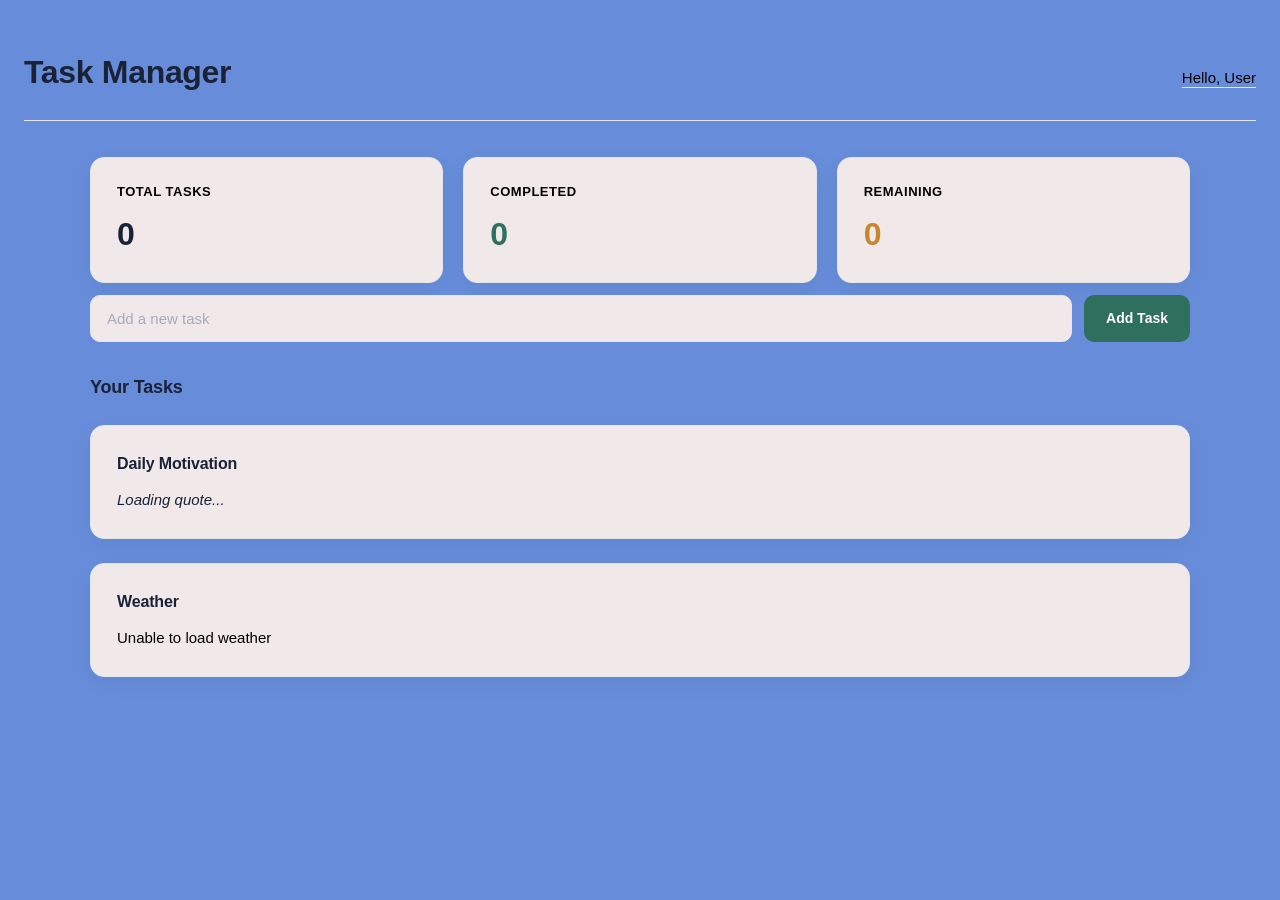
<file: index.html>
<!DOCTYPE html>
<html>
<head>
    <meta charset="UTF-8">
    <meta name="viewport" content="width=device-width, initial-scale=1.0">
    <title> Task Manager Dashboard </title>
    <link rel = "stylesheet" href="styles.css">
    <script src = "management_Java.js" defer></script>
</head>
<header>
    <h1>Task Manager</h1>
    <p id="greeting">Hello, <span id="userName">User</span></p>
</header>

<!-- Login Modal -->
<div id="loginModal" class="modal hidden">
    <div class="modal-content">
        <h2>Sign in</h2>
        <p class="modal-sub">Enter a name to personalise your dashboard.</p>
        <input type="text" id="nameInput" placeholder="Your name">
        <div class="modal-actions">
            <button id="cancelLogin" class="secondary">Cancel</button>
            <button id="confirmLogin">Continue</button>
        </div>
    </div>
</div>

<body>
    <div class="dashboard">
 <!-- Statistics -->
        <section class="stats">

            <div class="card">
                <h3>Total Tasks</h3>
                <p id="totalTasks">0</p>
            </div>

            <div class="card">
                <h3>Completed</h3>
                <p id="completedTasks">0</p>
            </div>

            <div class="card">
                <h3>Remaining</h3>
                <p id="remainingTasks">0</p>
            </div>

        </section>

    <!-- Task Creator -->
        <section class="task-box">

            <input 
            type="text" 
            id="taskInput" 
            placeholder="Add a new task">

            <button id="addTask">
                Add Task
            </button>

        </section>

         <!-- Tasks -->
        <section>

            <h2>Your Tasks</h2>

            <ul id="taskList"></ul>

        </section>
         <!-- API Section -->

        <section class="api-card">

            <h2>Daily Motivation</h2>

            <p id="quote">
                Loading quote...
            </p>

        </section>


        <section class="api-card">

            <h2>Weather</h2>

            <p id="weather">
                Loading weather...
            </p>

        </section>
    </head>
    </body>
  </html>
</file>
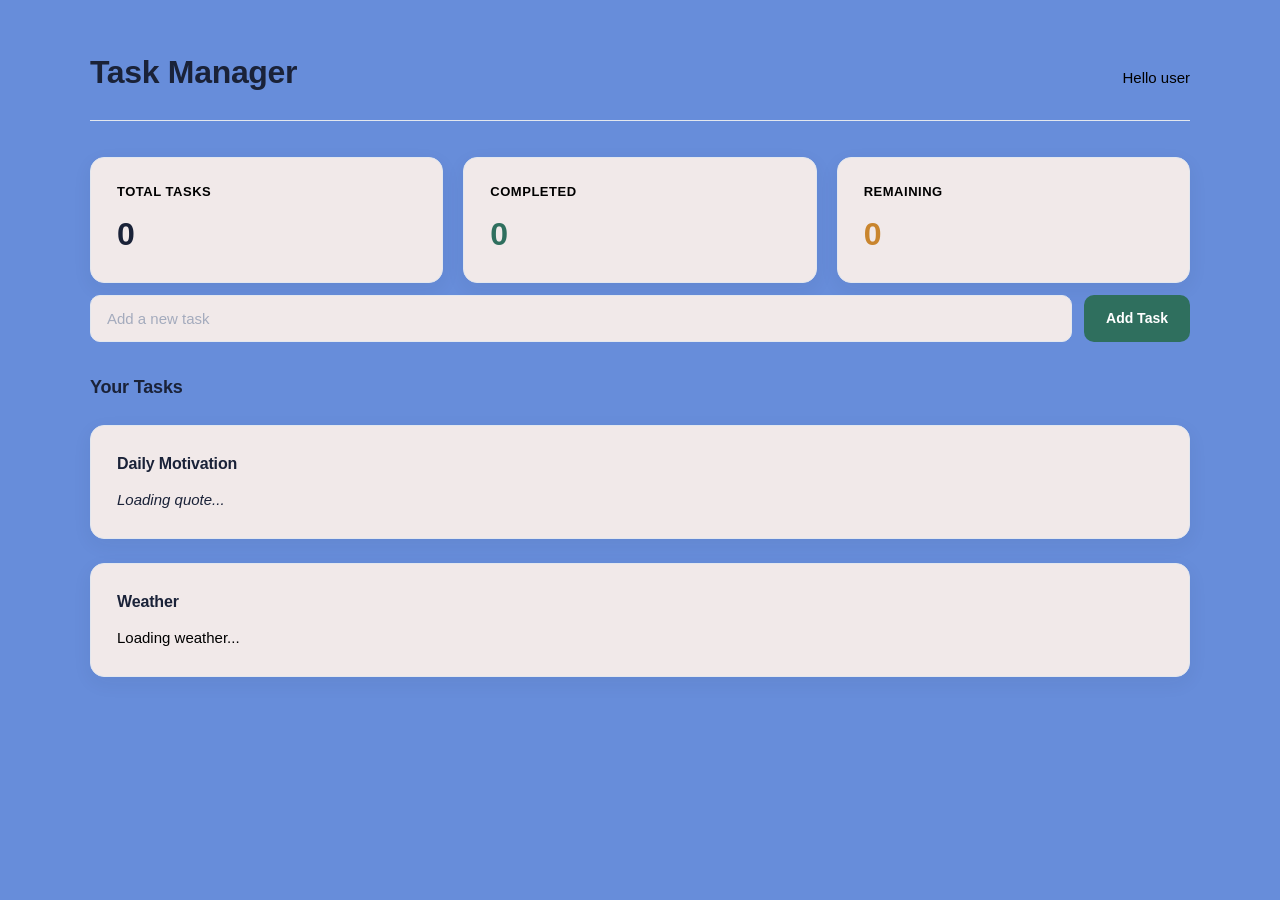
<file: Task Management app.html>
<!DOCTYPE html>
<html>
<head>
    <meta charset="UTF-8">
    <meta name="viewport" content="width=device-width, initial-scale=1.0">
    <title> Task Manager Dashboard </title>
    <link rel = "stylesheet" href="styles.css">
    <script src = "management_Java.js" defer></script>
</head>

<body>
    <div class="dashboard">
<header> <h1> Task Manager</h1>
    <p> Hello user </p>
</header>

 <!-- Statistics -->
        <section class="stats">

            <div class="card">
                <h3>Total Tasks</h3>
                <p id="totalTasks">0</p>
            </div>

            <div class="card">
                <h3>Completed</h3>
                <p id="completedTasks">0</p>
            </div>

            <div class="card">
                <h3>Remaining</h3>
                <p id="remainingTasks">0</p>
            </div>

        </section>

    <!-- Task Creator -->
        <section class="task-box">

            <input 
            type="text" 
            id="taskInput" 
            placeholder="Add a new task">

            <button id="addTask">
                Add Task
            </button>

        </section>

         <!-- Tasks -->
        <section>

            <h2>Your Tasks</h2>

            <ul id="taskList"></ul>

        </section>
         <!-- API Section -->

        <section class="api-card">

            <h2>Daily Motivation</h2>

            <p id="quote">
                Loading quote...
            </p>

        </section>


        <section class="api-card">

            <h2>Weather</h2>

            <p id="weather">
                Loading weather...
            </p>

        </section>
    </head>
    </body>
  </html>
</file>
<file: styles.css>
:root{
    --ink:#1A2238;
    --ink-soft:#000000;
    --bg:#678dda;
    --surface:#f1e9e9;
    --border:#E3E7EE;

    --accent:#2F6F5E;
    --accent-dark:#255A4C;
    --accent-soft:#E4EFEC;

    --highlight:#C9852E;
    --highlight-soft:#F8ECDC;

    --danger:#B8463E;
    --danger-soft:#F7E4E2;

    --radius-sm:10px;
    --radius-md:14px;
    --radius-lg:20px;

    --shadow:0 6px 20px rgba(26,34,56,0.06);
    --shadow-hover:0 10px 28px rgba(26,34,56,0.10);
}

*{
    margin:0;
    padding:0;
    box-sizing:border-box;
}

body{
    font-family:'Inter', Arial, sans-serif;
    background:var(--bg);
    color:var(--ink);
    padding:48px 24px;
    line-height:1.5;
}

.dashboard{
    max-width:1100px;
    margin:auto;
}

h1, h2, h3{
    font-family:'Space Grotesk', 'Inter', sans-serif;
    letter-spacing:-0.01em;
}

/* Header */

header{
    display:flex;
    align-items:baseline;
    justify-content:space-between;
    margin-bottom:36px;
    padding-bottom:24px;
    border-bottom:1px solid var(--border);
}

header h1{
    font-size:32px;
    font-weight:700;
    color:var(--ink);
}

header p{
    color:var(--ink-soft);
    font-size:15px;
}

/* Statistics */

.stats{
    display:grid;
    grid-template-columns:repeat(3,1fr);
    gap:20px;
    margin-bottom:12px;
}

.card{
    background:var(--surface);
    padding:24px 26px;
    border-radius:var(--radius-md);
    border:1px solid var(--border);
    box-shadow:var(--shadow);
    transition:box-shadow 0.2s ease, transform 0.2s ease;
}

.card:hover{
    box-shadow:var(--shadow-hover);
    transform:translateY(-2px);
}

.card h3{
    font-size:13px;
    font-weight:600;
    text-transform:uppercase;
    letter-spacing:0.04em;
    color:var(--ink-soft);
}

.card p{
    font-family:'Space Grotesk', sans-serif;
    font-size:32px;
    font-weight:700;
    margin-top:8px;
    color:var(--ink);
}

.card:nth-child(2) p{ color:var(--accent); }
.card:nth-child(3) p{ color:var(--highlight); }

/* Signature progress bar — ties the three stats into one story */

.progress-track{
    width:100%;
    height:8px;
    background:var(--border);
    border-radius:999px;
    overflow:hidden;
    margin-bottom:32px;
}

.progress-fill{
    height:100%;
    width:0%;
    background:linear-gradient(90deg, var(--accent), var(--accent-dark));
    border-radius:999px;
    transition:width 0.4s ease;
}

/* Task Input */

.task-box{
    display:flex;
    gap:12px;
    margin-bottom:32px;
}

#taskInput{
    flex:1;
    padding:14px 16px;
    border-radius:var(--radius-sm);
    border:1px solid var(--border);
    background:var(--surface);
    font-size:15px;
    font-family:'Inter', sans-serif;
    color:var(--ink);
    transition:border-color 0.2s ease, box-shadow 0.2s ease;
}

#taskInput::placeholder{
    color:#A4ABBD;
}

#taskInput:focus{
    outline:none;
    border-color:var(--accent);
    box-shadow:0 0 0 3px var(--accent-soft);
}

button{
    padding:14px 22px;
    background:var(--accent);
    color:white;
    border:none;
    border-radius:var(--radius-sm);
    font-family:'Inter', sans-serif;
    font-weight:600;
    font-size:14px;
    cursor:pointer;
    transition:background 0.2s ease, transform 0.15s ease;
}

button:hover{
    background:var(--accent-dark);
    opacity:1;
}

button:active{
    transform:scale(0.98);
}

button:focus-visible{
    outline:2px solid var(--accent);
    outline-offset:2px;
}

/* Tasks */

section > h2{
    font-size:18px;
    font-weight:600;
    margin-bottom:14px;
    color:var(--ink);
}

#taskList{
    list-style:none;
}

#taskList li{
    background:var(--surface);
    padding:16px 18px;
    margin-top:12px;
    border-radius:var(--radius-sm);
    border:1px solid var(--border);
    display:flex;
    justify-content:space-between;
    align-items:center;
    transition:box-shadow 0.2s ease;
}

#taskList li:hover{
    box-shadow:var(--shadow);
}

#taskList label{
    display:flex;
    align-items:center;
    gap:12px;
    cursor:pointer;
    font-size:15px;
}

#taskList input[type="checkbox"]{
    width:18px;
    height:18px;
    accent-color:var(--accent);
    cursor:pointer;
}

.delete{
    background:transparent;
    color:var(--danger);
    border:1px solid var(--danger-soft);
    padding:8px 14px;
    font-size:13px;
}

.delete:hover{
    background:var(--danger-soft);
    color:var(--danger);
}

.completed{
    background:var(--accent-soft);
    border-color:transparent;
}

.completed span{
    text-decoration:line-through;
    color:var(--ink-soft);
    opacity:0.8;
}

/* API Cards */

.api-card{
    background:var(--surface);
    margin-top:24px;
    padding:26px;
    border-radius:var(--radius-md);
    border:1px solid var(--border);
    box-shadow:var(--shadow);
}

.api-card h2{
    font-size:16px;
    font-weight:600;
    margin-bottom:12px;
    display:flex;
    align-items:center;
    gap:8px;
}

.api-card p{
    color:var(--ink-soft);
    line-height:1.6;
    font-size:15px;
}

#quote{
    font-style:italic;
    color:var(--ink);
}

/* Mobile */

@media(max-width:700px){

    body{ padding:28px 16px; }

    header{
        flex-direction:column;
        align-items:flex-start;
        gap:6px;
    }

    .stats{
        grid-template-columns:1fr;
    }

    .task-box{
        flex-direction:column;
    }
}
#greeting{
    cursor:pointer;
    text-decoration:underline;
    text-decoration-color:var(--border);
    text-underline-offset:4px;
    transition:color 0.2s ease;
}

#greeting:hover{
    color:var(--accent);
}

.modal{
    position:fixed;
    inset:0;
    background:rgba(26,34,56,0.45);
    display:flex;
    align-items:center;
    justify-content:center;
    z-index:100;
}

.modal.hidden{
    display:none;
}

.modal-content{
    background:var(--surface);
    padding:32px;
    border-radius:var(--radius-lg);
    width:320px;
    box-shadow:var(--shadow-hover);
}

.modal-content h2{
    font-size:20px;
    margin-bottom:6px;
}

.modal-sub{
    color:var(--ink-soft);
    font-size:14px;
    margin-bottom:18px;
}

.modal-content input{
    width:100%;
    padding:12px 14px;
    border-radius:var(--radius-sm);
    border:1px solid var(--border);
    font-family:'Inter', sans-serif;
    font-size:15px;
    margin-bottom:18px;
}

.modal-content input:focus{
    outline:none;
    border-color:var(--accent);
    box-shadow:0 0 0 3px var(--accent-soft);
}

.modal-actions{
    display:flex;
    justify-content:flex-end;
    gap:10px;
}

button.secondary{
    background:transparent;
    color:var(--ink-soft);
    border:1px solid var(--border);
}

button.secondary:hover{
    background:var(--bg);
}
</file>
